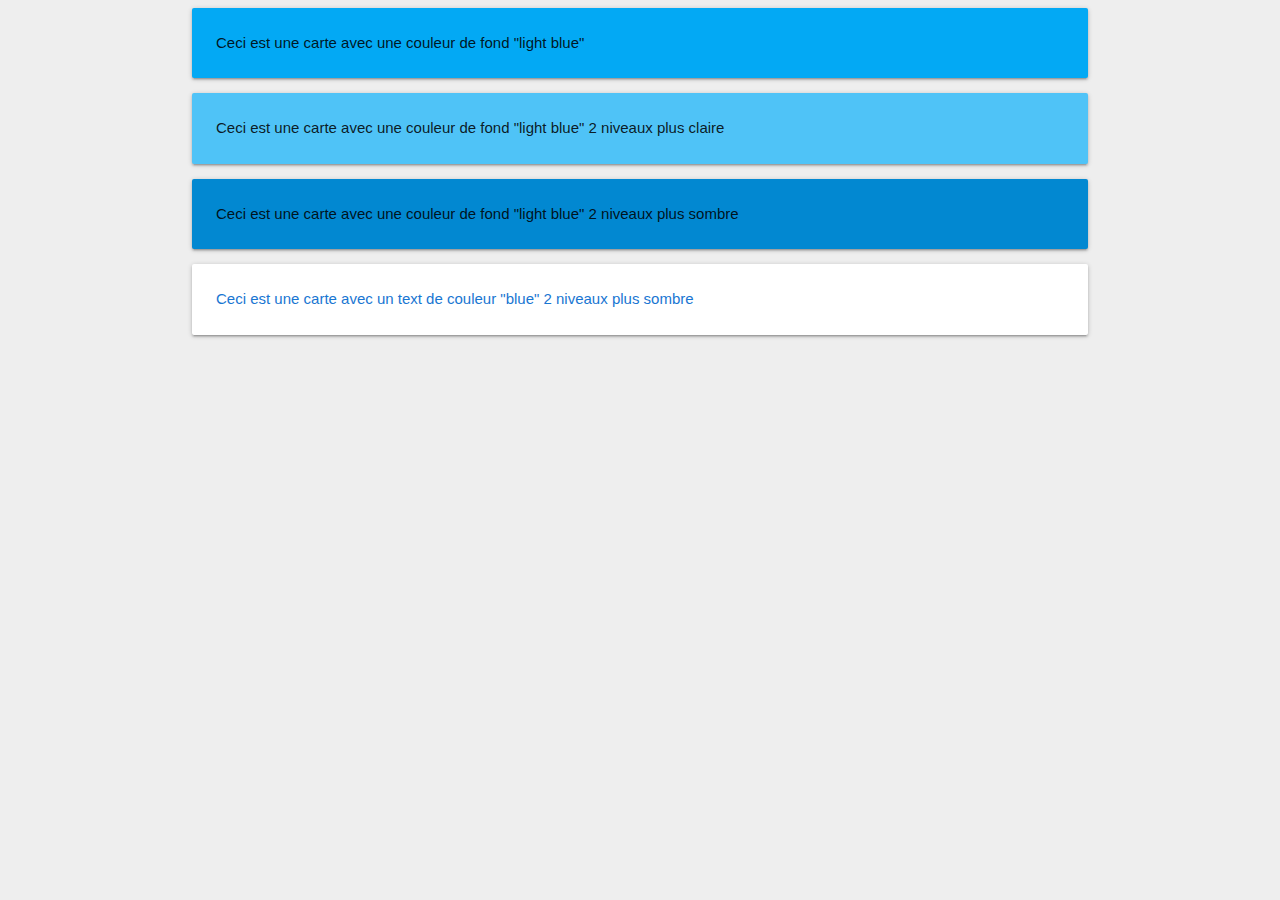
<file: ex01-solution/index.html>
<!--
* TODO (1) Importer le css de materialize "https://materializecss.com/"
* TODO (2) Donner au body une couleur de fond "grey lighten-3"
* TODO (3) Donner a chaque div avec la classe card-panel, la couleur de fond ou de text qui convient
-->
<!DOCTYPE html>
<html>
<head>
  <title>Exercice 01 - Materialize</title>
  <meta charset="utf-8">
  <!-- Materialize: Compiled and minified CSS -->
  <link rel="stylesheet" href="https://cdnjs.cloudflare.com/ajax/libs/materialize/1.0.0/css/materialize.min.css">

</head>

<body class="grey lighten-3">
  <div class="container">
    <div class="card-panel light-blue">Ceci est une carte avec une couleur de fond "light blue"</div>

    <div class="card-panel light-blue lighten-2">Ceci est une carte avec une couleur de fond "light blue" 2 niveaux plus claire</div>

    <div class="card-panel light-blue darken-2">Ceci est une carte avec une couleur de fond "light blue" 2 niveaux plus sombre</div>

    <div class="card-panel blue-text text-darken-2">Ceci est une carte avec un text de couleur "blue" 2 niveaux plus sombre</div>
  </div>
  <!-- Compiled and minified JavaScript -->
  <script src="https://ajax.googleapis.com/ajax/libs/jquery/3.3.1/jquery.min.js"></script>
  <script src="https://cdnjs.cloudflare.com/ajax/libs/materialize/1.0.0/js/materialize.min.js"></script>
</body>
</html>
</file>
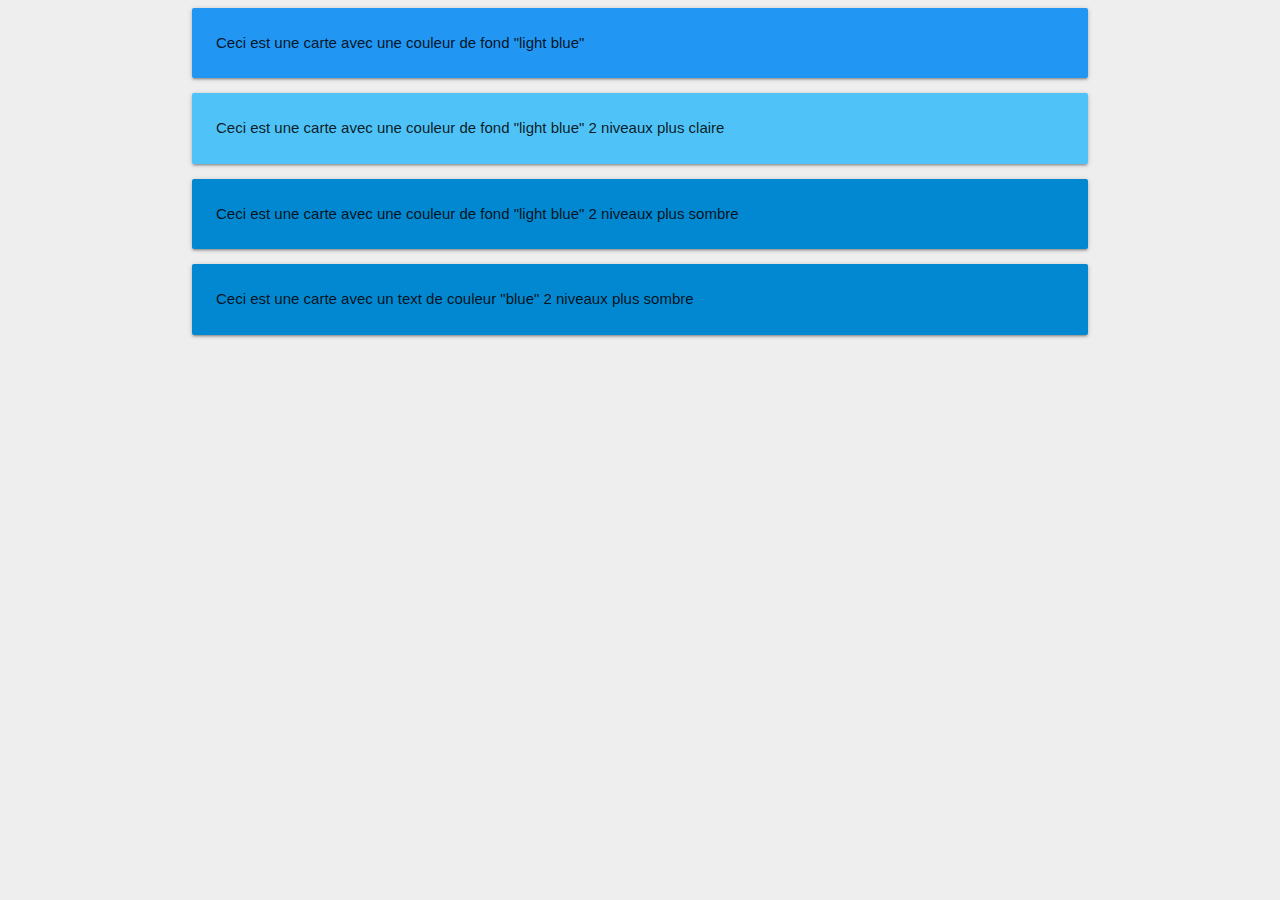
<file: ex01/index.html>
<!--
* TODO (1) Importer le css de materialize "https://materializecss.com/"
* TODO (2) Donner au body une couleur de fond "grey lighten-3"
* TODO (3) Donner a chaque div avec la classe card-panel, la couleur de fond ou de text qui convient
-->
<!DOCTYPE html>
<html>
<head>
  <title>Exercice 02 - Materialize</title>
  <meta charset="utf-8">
   <link rel="stylesheet" href="https://cdnjs.cloudflare.com/ajax/libs/materialize/1.0.0/css/materialize.min.css">
</head>

<body class="grey lighten-3">
  <div class="container">
    <div class="card-panel light blue">Ceci est une carte avec une couleur de fond "light blue"</div>

    <div class="card-panel  light-blue lighten-2">Ceci est une carte avec une couleur de fond "light blue" 2 niveaux plus claire</div>

    <div class="card-panel light-blue darken-2">Ceci est une carte avec une couleur de fond "light blue" 2 niveaux plus sombre</div>

    <div class="card-panel light-blue darken-2">Ceci est une carte avec un text de couleur "blue" 2 niveaux plus sombre</div>
  </div>
</body>
</html>
</file>
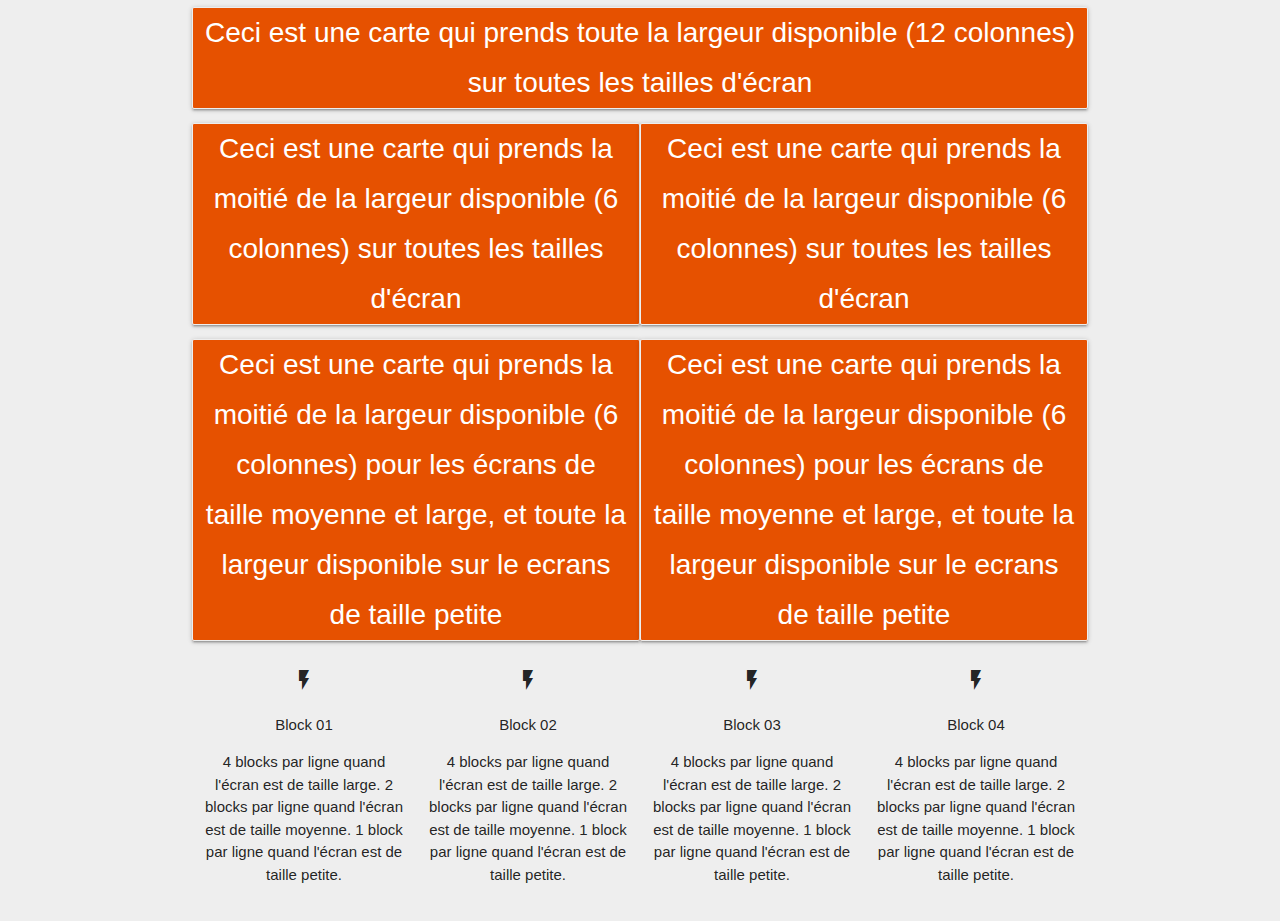
<file: ex02-solution/index.html>
<!--
* TODO (1) Donner a chaque div la taille qui convient qui convient
-->
<!DOCTYPE html>
<html>
<head>
  <title>Exercice 02 - Materialize</title>
  <meta charset="utf-8">

  <link href="https://fonts.googleapis.com/icon?family=Material+Icons" rel="stylesheet">
  <!-- Materialize: Compiled and minified CSS -->
  <link rel="stylesheet" href="https://cdnjs.cloudflare.com/ajax/libs/materialize/1.0.0/css/materialize.min.css">

  <link rel="stylesheet" type="text/css" href="./styles.css">
</head>

<body class="grey lighten-3">
  <div class="container">
    <div class="row">
      <div class="card-panel orange darken-4 white-text col s12">Ceci est une carte qui prends toute la largeur disponible (12 colonnes) sur toutes les tailles d'écran</div>
      <div class="card-panel orange darken-4 white-text col s6">Ceci est une carte qui prends la moitié de la largeur disponible (6 colonnes) sur toutes les tailles d'écran</div>
      <div class="card-panel orange darken-4 white-text col s6">Ceci est une carte qui prends la moitié de la largeur disponible (6 colonnes) sur toutes les tailles d'écran</div>

      <div class="card-panel orange darken-4 white-text col s12 m6">Ceci est une carte qui prends la moitié de la largeur disponible (6 colonnes) pour les écrans de taille moyenne et large, et toute la largeur disponible sur le ecrans de taille petite</div>
      <div class="card-panel orange darken-4 white-text col s12 m6">Ceci est une carte qui prends la moitié de la largeur disponible (6 colonnes) pour les écrans de taille moyenne et large, et toute la largeur disponible sur le ecrans de taille petite</div>
    </div>

    <div class="row">
      <div class="center col s12 m6 l3">
          <i class="material-icons">flash_on</i>
          <p>Block 01</p>
          <p class="light center">4 blocks par ligne quand l'écran est de taille large. 2 blocks par ligne quand l'écran est de taille moyenne. 1 block par ligne quand l'écran est de taille petite.</p>
      </div>
      <div class="center col s12 m6 l3">
          <i class="material-icons">flash_on</i>
          <p>Block 02</p>
          <p class="light center">4 blocks par ligne quand l'écran est de taille large. 2 blocks par ligne quand l'écran est de taille moyenne. 1 block par ligne quand l'écran est de taille petite.</p>
      </div>
      <div class="center col s12 m6 l3">
          <i class="material-icons">flash_on</i>
          <p>Block 03</p>
          <p class="light center">4 blocks par ligne quand l'écran est de taille large. 2 blocks par ligne quand l'écran est de taille moyenne. 1 block par ligne quand l'écran est de taille petite.</p>
      </div>
      <div class="center col s12 m6 l3">
          <i class="material-icons">flash_on</i>
          <p>Block 04</p>
          <p class="light center">4 blocks par ligne quand l'écran est de taille large. 2 blocks par ligne quand l'écran est de taille moyenne. 1 block par ligne quand l'écran est de taille petite.</p>
      </div>
    </div>
  </div>
  <!-- Compiled and minified JavaScript -->
  <script src="https://ajax.googleapis.com/ajax/libs/jquery/3.3.1/jquery.min.js"></script>
  <script src="https://cdnjs.cloudflare.com/ajax/libs/materialize/1.0.0/js/materialize.min.js"></script>
</body>
</html>
</file>
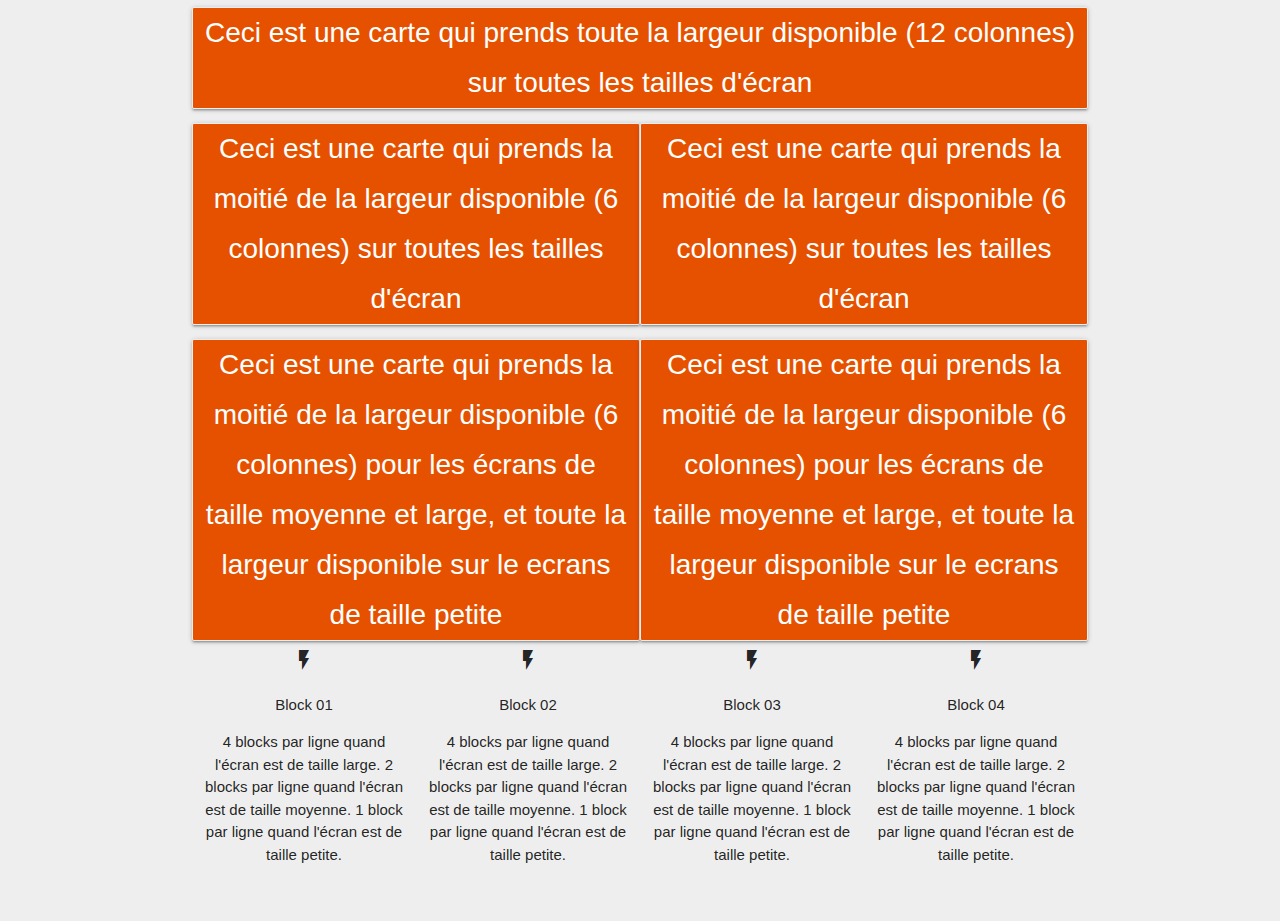
<file: ex02/index.html>
<!--
* TODO (1) Donner a chaque div la taille qui convient qui convient
-->
<!DOCTYPE html>
<html>
<head>
  <title>Exercice 02 - Materialize</title>
  <meta charset="utf-8">

  <link href="https://fonts.googleapis.com/icon?family=Material+Icons" rel="stylesheet">
  <!-- Materialize: Compiled and minified CSS -->
  <link rel="stylesheet" href="https://cdnjs.cloudflare.com/ajax/libs/materialize/1.0.0/css/materialize.min.css">

  <link rel="stylesheet" type="text/css" href="./styles.css">
</head>

<body class="grey lighten-3">
  <div class="container">
    <div class="row">
    <div>
      <div class="col s12 card-panel orange darken-4 white-text">Ceci est une carte qui prends toute la largeur disponible (12 colonnes) sur toutes les tailles d'écran</div>
      <div class="col s6 card-panel orange darken-4 white-text">Ceci est une carte qui prends la moitié de la largeur disponible (6 colonnes) sur toutes les tailles d'écran</div>
      <div class="col s6 card-panel orange darken-4 white-text">Ceci est une carte qui prends la moitié de la largeur disponible (6 colonnes) sur toutes les tailles d'écran</div>

      <div class="col s12 m6 card-panel orange darken-4 white-text">Ceci est une carte qui prends la moitié de la largeur disponible (6 colonnes) pour les écrans de taille moyenne et large, et toute la largeur disponible sur le ecrans de taille petite</div>
      <div class="col s12 m6 card-panel orange darken-4 white-text">Ceci est une carte qui prends la moitié de la largeur disponible (6 colonnes) pour les écrans de taille moyenne et large, et toute la largeur disponible sur le ecrans de taille petite</div>
    </div>

    <div class="row">
      <div class="col l3 m6 s12 center">
          <i class="material-icons">flash_on</i>
          <p>Block 01</p>
          <p class="light center">4 blocks par ligne quand l'écran est de taille large. 2 blocks par ligne quand l'écran est de taille moyenne. 1 block par ligne quand l'écran est de taille petite.</p>
      </div>
      <div class="col l3 m6 s12 center">
          <i class="material-icons">flash_on</i>
          <p>Block 02</p>
          <p class="light center">4 blocks par ligne quand l'écran est de taille large. 2 blocks par ligne quand l'écran est de taille moyenne. 1 block par ligne quand l'écran est de taille petite.</p>
      </div>
      <div class="col l3 m6 s12 center">
          <i class="material-icons">flash_on</i>
          <p>Block 03</p>
          <p class="light center">4 blocks par ligne quand l'écran est de taille large. 2 blocks par ligne quand l'écran est de taille moyenne. 1 block par ligne quand l'écran est de taille petite.</p>
      </div>
      <div class="col l3 m6 s12 center">
          <i class="material-icons">flash_on</i>
          <p>Block 04</p>
          <p class="light center">4 blocks par ligne quand l'écran est de taille large. 2 blocks par ligne quand l'écran est de taille moyenne. 1 block par ligne quand l'écran est de taille petite.</p>
      </div>
    </div>
  </div>
  <!-- Compiled and minified JavaScript -->
  <script src="https://ajax.googleapis.com/ajax/libs/jquery/3.3.1/jquery.min.js"></script>
  <script src="https://cdnjs.cloudflare.com/ajax/libs/materialize/1.0.0/js/materialize.min.js"></script>
</body>
</html>
</file>
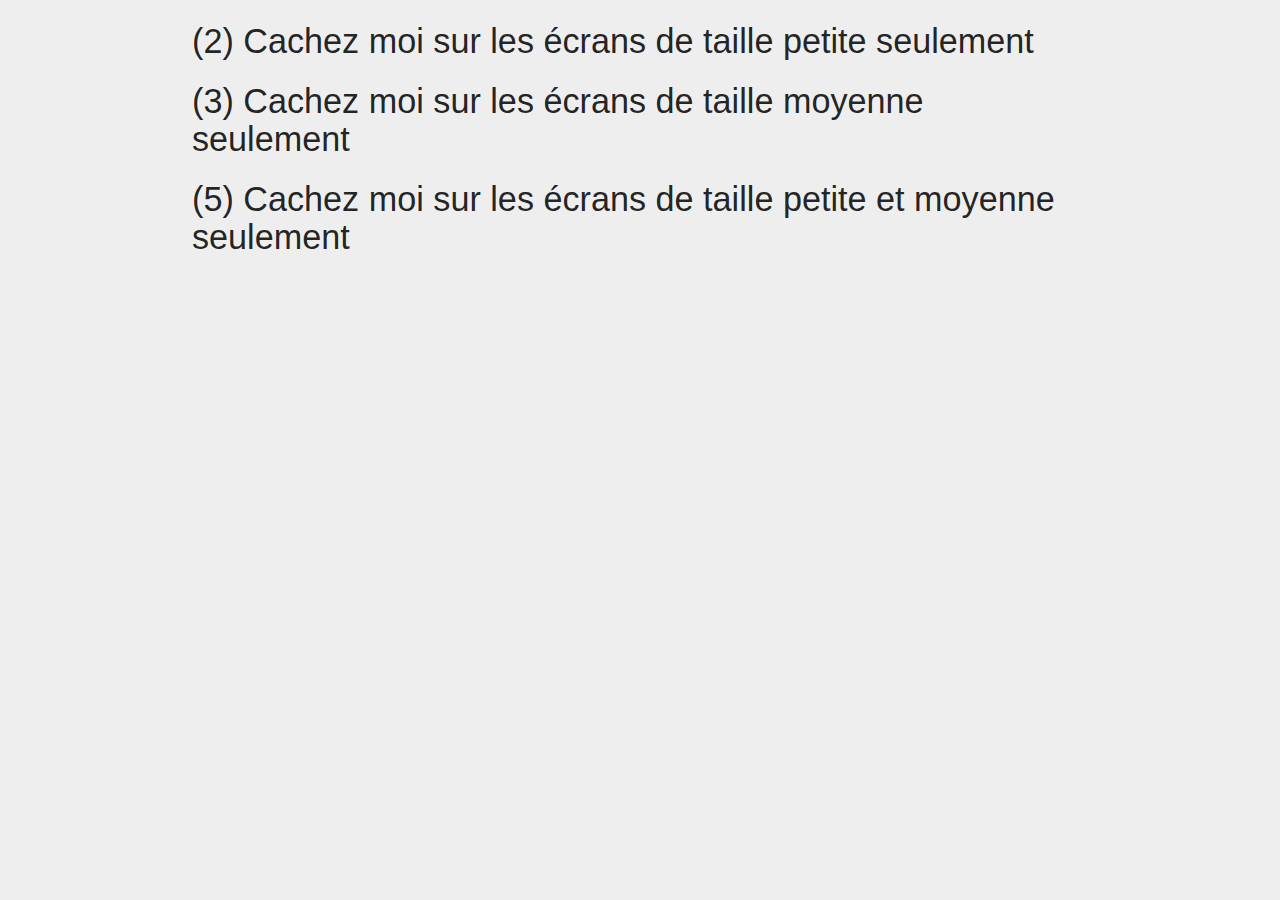
<file: ex03-solution/index.html>
<!--
* TODO (1) Cacher les titres comme indiqué dans leur text
-->
<!DOCTYPE html>
<html>
<head>
  <title>Exercice 03 - Materialize</title>
  <meta charset="utf-8">
  <!-- Materialize: Compiled and minified CSS -->
  <link rel="stylesheet" href="https://cdnjs.cloudflare.com/ajax/libs/materialize/1.0.0/css/materialize.min.css">

</head>

<body class="grey lighten-3">
  <div class="container">
    <h4 class="hide">(1) Cachez moi sur toutes les tailles d'écran</h4>
    <h4 class="hide-on-small-only">(2) Cachez moi sur les écrans de taille petite seulement</h4>
    <h4 class="hide-on-med-only">(3) Cachez moi sur les écrans de taille moyenne seulement</h4>
    <h4 class="hide-on-large-only">(4) Cachez moi sur les écrans de taille large seulement</h4>
    <h4 class="hide-on-med-and-down">(5) Cachez moi sur les écrans de taille petite et moyenne seulement</h4>
    <h4 class="hide-on-med-and-up">(6) Cachez moi sur les écrans de taille moyenne et large seulement</h4>
  </div>
  <!-- Compiled and minified JavaScript -->
  <script src="https://ajax.googleapis.com/ajax/libs/jquery/3.3.1/jquery.min.js"></script>
  <script src="https://cdnjs.cloudflare.com/ajax/libs/materialize/1.0.0/js/materialize.min.js"></script>
</body>
</html>
</file>
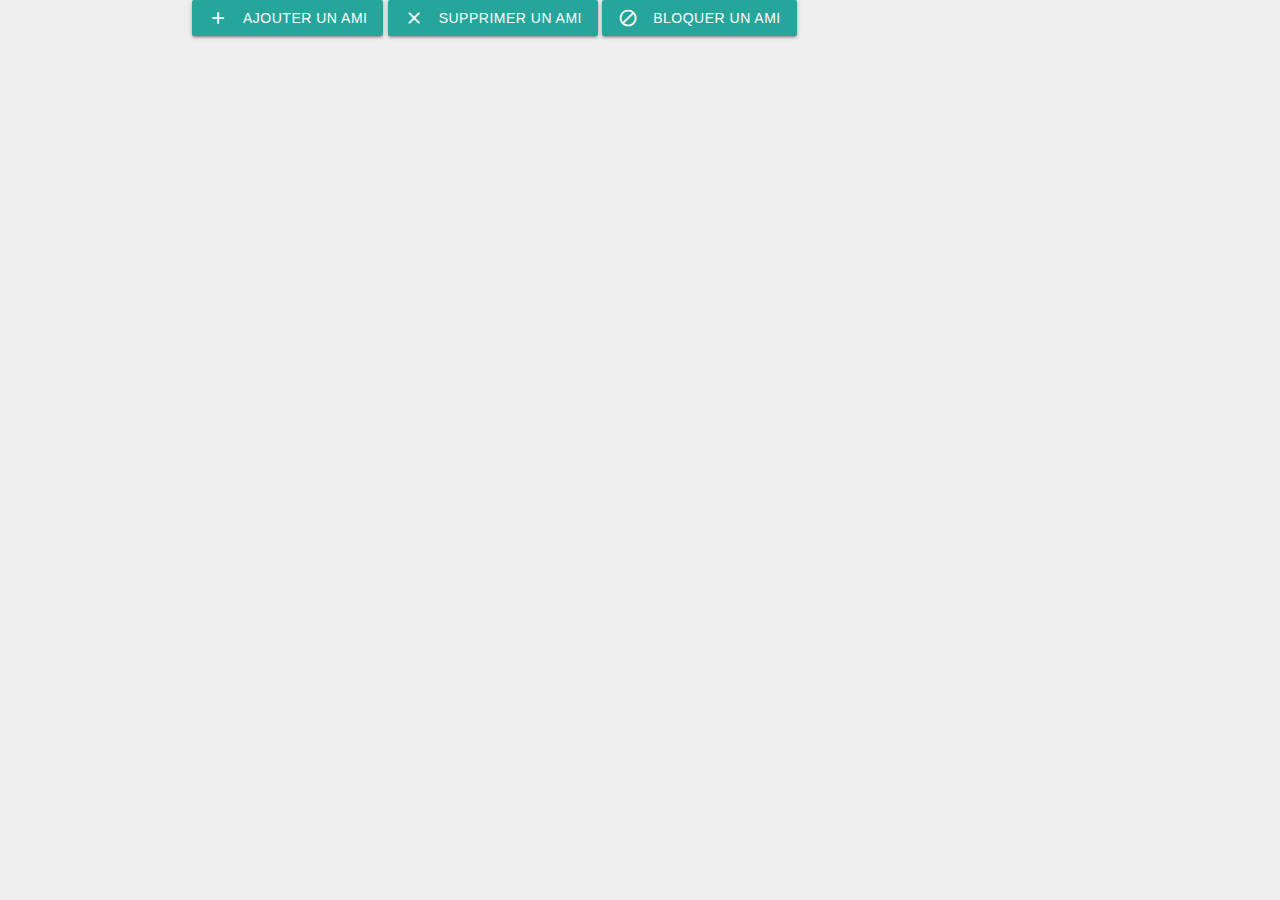
<file: ex04-solution/index.html>
<!--
* TODO (1) Importer google fonts
* TODO (2) Donner pour chaque lien <a>, les classes Materialize pour les transformer en boutton avec un effet de "wave" lors du clique.
* TODO (3) Donner pour chaque boutton l'icon qui convient selon vous.
-->
<!DOCTYPE html>
<html>
<head>
  <title>Exercice 04 - Materialize</title>
  <meta charset="utf-8">

  <!--Import Google Icon Font-->
  <link href="https://fonts.googleapis.com/icon?family=Material+Icons" rel="stylesheet">
  <!-- Materialize: Compiled and minified CSS -->
  <link rel="stylesheet" href="https://cdnjs.cloudflare.com/ajax/libs/materialize/1.0.0/css/materialize.min.css">

</head>

<body class="grey lighten-3">
  <div class="container">
      <a href="#" class="waves-effect waves-light btn"><i class="material-icons left">add</i>Ajouter un Ami</a>
      <a href="#" class="waves-effect waves-light btn"><i class="material-icons left">clear</i>Supprimer un Ami</a>
      <a href="#" class="waves-effect waves-light btn"><i class="material-icons left">block</i>Bloquer un Ami</a>
  </div>
  <!-- Compiled and minified JavaScript -->
  <script src="https://ajax.googleapis.com/ajax/libs/jquery/3.3.1/jquery.min.js"></script>
  <script src="https://cdnjs.cloudflare.com/ajax/libs/materialize/1.0.0/js/materialize.min.js"></script>
</body>
</html>
</file>
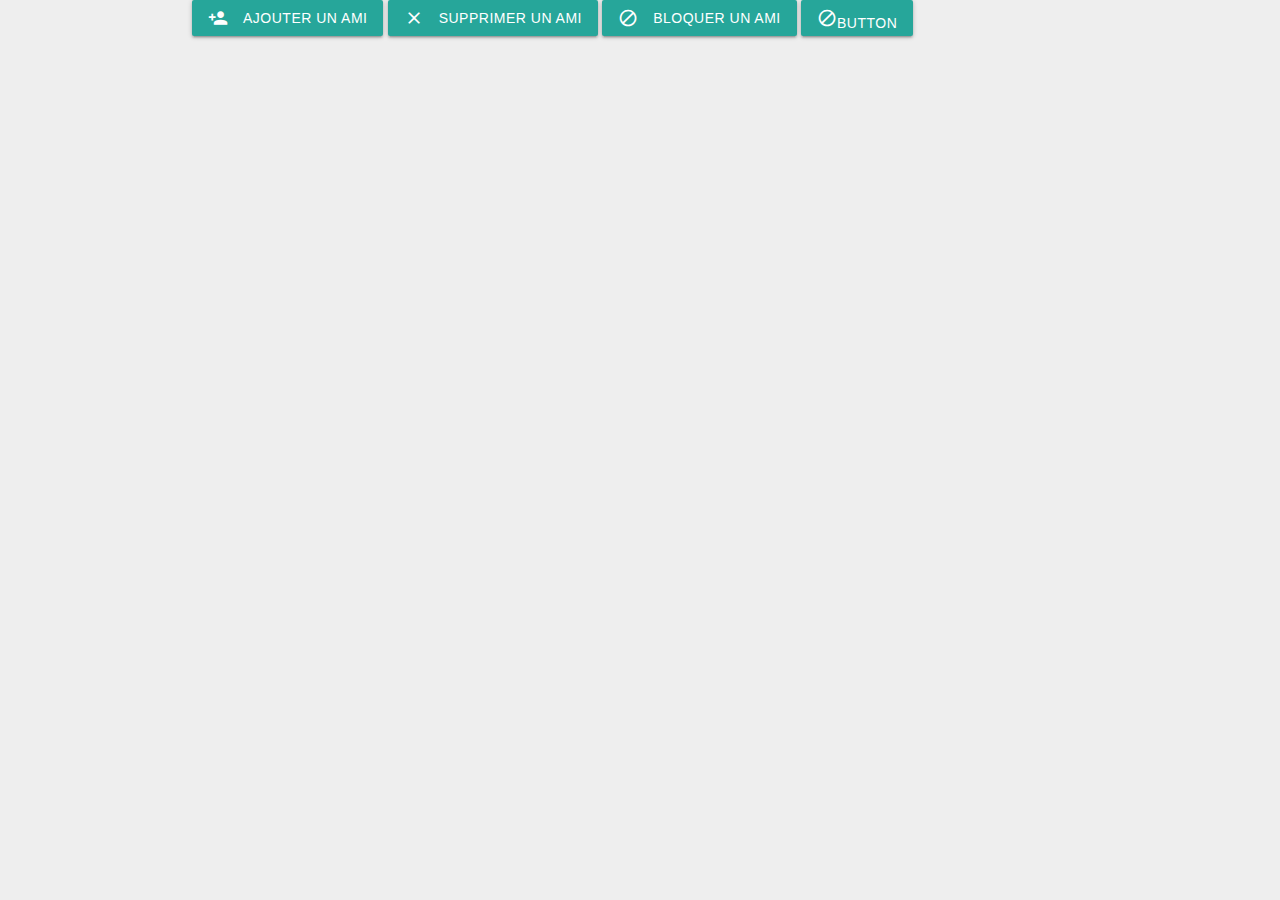
<file: ex04/index.html>
<!--
* TODO (1) Importer google fonts
* TODO (2) Donner pour chaque lien <a>, les classes Materialize pour les transformer en boutton avec un effet de "wave" lors du clique.
* TODO (3) Donner pour chaque boutton l'icon qui convient selon vous.
-->
<!DOCTYPE html>
<html>
<head>
  <title>Exercice 04 - Materialize</title>
  <meta charset="utf-8">
  <!-- Materialize: Compiled and minified CSS -->
  <link rel="stylesheet" href="https://cdnjs.cloudflare.com/ajax/libs/materialize/1.0.0/css/materialize.min.css">
  <link href="https://fonts.googleapis.com/icon?family=Material+Icons"
      rel="stylesheet">
</head>

<body class="grey lighten-3">
  <div class="container">
     <div class="wave">
      <a href="#" class="waves-effect waves-light btn"><i class="material-icons left ">person_add</i>Ajouter un Ami</a>
      <a href="#" class="waves-effect waves-light btn" ><i class="material-icons left">clear</i> Supprimer un Ami</a>
       
       <a href="#" class="waves-effect waves-light btn" ><i class="material-icons left">block</i>Bloquer un Ami</a>
       <a href="#" class="waves-effect waves-light btn"><i class="material-icons">block</i>button</a>
  </div>
  <!-- Compiled and minified JavaScript -->
  <script src="https://ajax.googleapis.com/ajax/libs/jquery/3.3.1/jquery.min.js"></script>
  <script src="https://cdnjs.cloudflare.com/ajax/libs/materialize/1.0.0/js/materialize.min.js"></script>
</body>
</html>
</file>
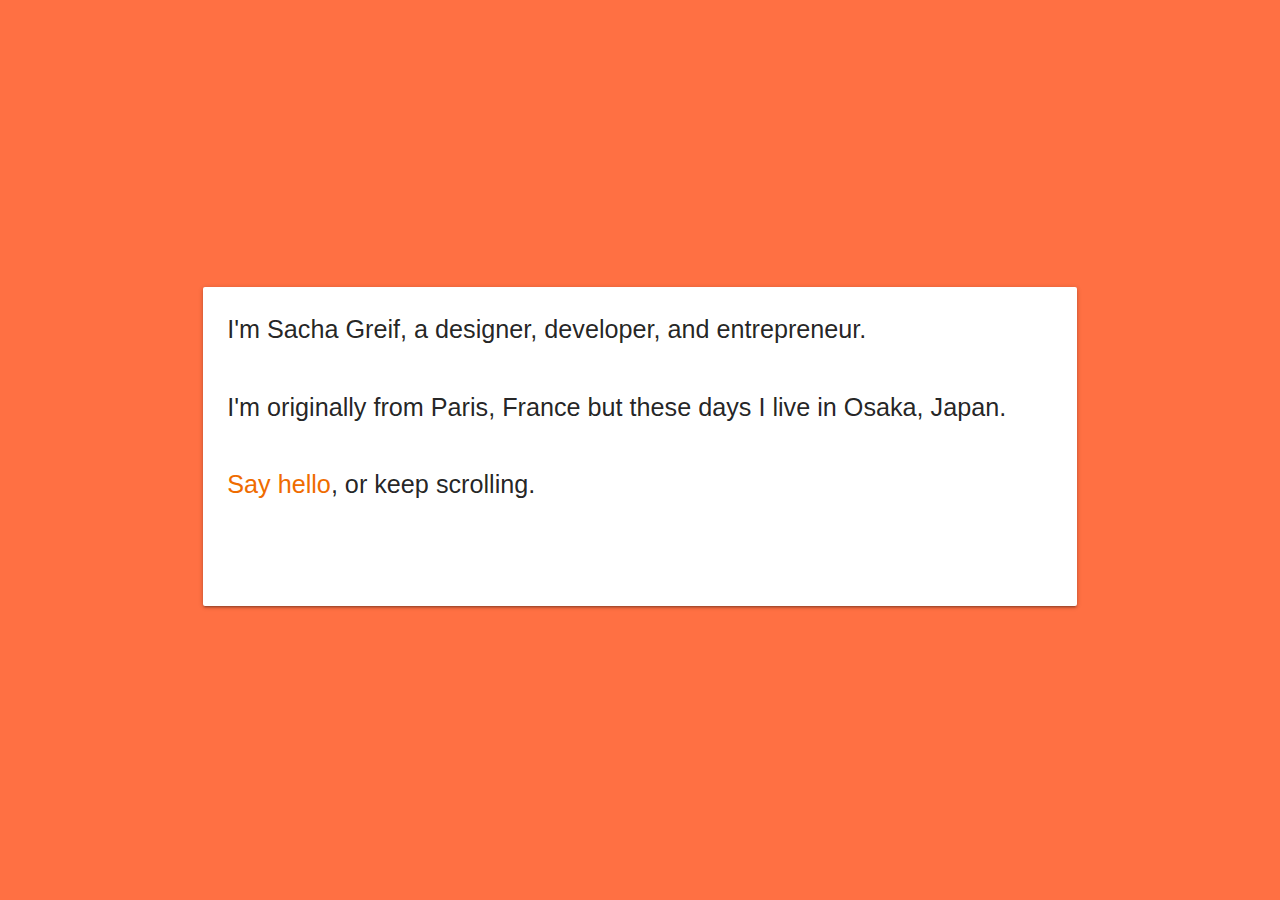
<file: ex06-solution/index.html>
<!--
* TODO (1) On veut copier (en partie) le site de "http://sachagreif.com/". Mettez les paragraphs et la liste des social-icons dans une carte (card)
-->
<!DOCTYPE html>
<html>
<head>
  <title>Personal Website</title>
  <meta charset="utf-8">

  <!--Import Google Icon Font-->
  <link href="https://fonts.googleapis.com/icon?family=Material+Icons" rel="stylesheet">
  <!-- Social media Font -->
  <link rel="stylesheet" href="https://d1azc1qln24ryf.cloudfront.net/114779/Socicon/style-cf.css?9ukd8d">

  <!-- Materialize: Compiled and minified CSS -->
  <link rel="stylesheet" href="https://cdnjs.cloudflare.com/ajax/libs/materialize/1.0.0/css/materialize.min.css">

  <link rel="stylesheet" type="text/css" href="./styles.css">

  <!--Let browser know website is optimized for mobile-->
  <meta name="viewport" content="width=device-width, initial-scale=1.0"/>
</head>

<body class="panel deep-orange lighten-1">
  <div class="container">
  <div class="row valign-wrapper">
    <div class="col s12 valign">
      <div class="card">
        <div class="card-content">
          <p class="flow-text">I'm <strong>Sacha Greif</strong>, a designer, developer, and entrepreneur.</p>

          <p class="flow-text">I'm originally from Paris, France but these days I live in Osaka, Japan.</p>

          <p class="flow-text"><a href="#" class="orange-text text-darken-3">Say hello</a>, or keep scrolling.</p>

          <ul class="social-icons center">
            <li><a href="#" class="pure-button button-socicon"><span class="socicon socicon-facebook grey-text text-darken-4"></span></a></li>
            <li><a href="#" class="pure-button button-socicon"><span class="socicon socicon-twitter grey-text text-darken-4"></span></a></li>
            <li><a href="#" class="pure-button button-socicon"><span class="socicon socicon-linkedin grey-text text-darken-4"></span></a></li>
            <li><a href="#" class="pure-button button-socicon"><span class="socicon socicon-dribbble grey-text text-darken-4"></span></a></li>
            <li><a href="#" class="pure-button button-socicon"><span class="socicon socicon-instagram grey-text text-darken-4"></span></a></li>
          </ul>
        </div>
      </div>
    </div>
  </div>
</div>
  <!-- Compiled and minified JavaScript -->
  <script src="https://ajax.googleapis.com/ajax/libs/jquery/3.3.1/jquery.min.js"></script>
  <script src="https://cdnjs.cloudflare.com/ajax/libs/materialize/1.0.0/js/materialize.min.js"></script>
</body>
</html>
</file>
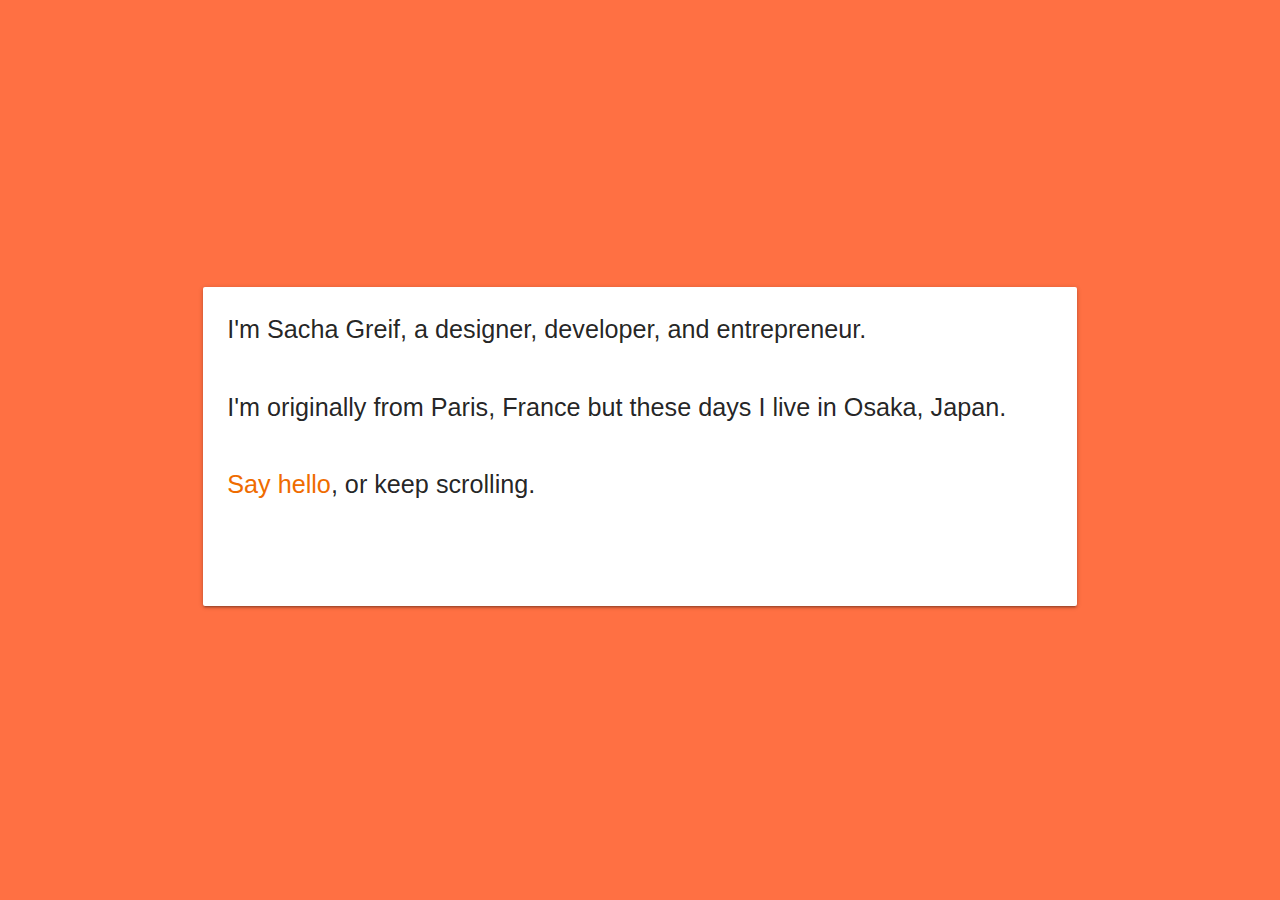
<file: ex06/index.html>
<!--
* TODO (1) On veut copier (en partie) le site de "http://sachagreif.com/". Mettez les paragraphs et la liste des social-icons dans une carte (card)
-->
<!DOCTYPE html>
<html>
<head>
  <title>Personal Website</title>
  <meta charset="utf-8">

  <!--Import Google Icon Font-->
  <link href="https://fonts.googleapis.com/icon?family=Material+Icons" rel="stylesheet">
  <!-- Social media Font -->
  <link rel="stylesheet" href="https://d1azc1qln24ryf.cloudfront.net/114779/Socicon/style-cf.css?9ukd8d">

  <!-- Materialize: Compiled and minified CSS -->
  <link rel="stylesheet" href="https://cdnjs.cloudflare.com/ajax/libs/materialize/1.0.0/css/materialize.min.css">

  <link rel="stylesheet" type="text/css" href="./styles.css">

  <!--Let browser know website is optimized for mobile-->
  <meta name="viewport" content="width=device-width, initial-scale=1.0"/>
</head>

<body class="panel deep-orange lighten-1">
  <div class="container">
  <div class="row valign-wrapper">
    <div class="col s12 valign">

     <div class="card">
        <div class="card-content">
          <p class="flow-text">I'm <strong>Sacha Greif</strong>, a designer, developer, and entrepreneur.</p>

          <p class="flow-text">I'm originally from Paris, France but these days I live in Osaka, Japan.</p>

          <p class="flow-text"><a href="#" class="orange-text text-darken-3">Say hello</a>, or keep scrolling.</p>

          <ul class="social-icons center">
            <li><a href="#" class="pure-button button-socicon"><span class="socicon socicon-facebook grey-text text-darken-4"></span></a></li>
            <li><a href="#" class="pure-button button-socicon"><span class="socicon socicon-twitter grey-text text-darken-4"></span></a></li>
            <li><a href="#" class="pure-button button-socicon"><span class="socicon socicon-linkedin grey-text text-darken-4"></span></a></li>
            <li><a href="#" class="pure-button button-socicon"><span class="socicon socicon-dribbble grey-text text-darken-4"></span></a></li>
            <li><a href="#" class="pure-button button-socicon"><span class="socicon socicon-instagram grey-text text-darken-4"></span></a></li>
          </ul>
        </div>
      </div>
    </div>
  </div>
</div>
  <!-- Compiled and minified JavaScript -->
  <script src="https://ajax.googleapis.com/ajax/libs/jquery/3.3.1/jquery.min.js"></script>
  <script src="https://cdnjs.cloudflare.com/ajax/libs/materialize/1.0.0/js/materialize.min.js"></script>
</body>
</html>
</file>
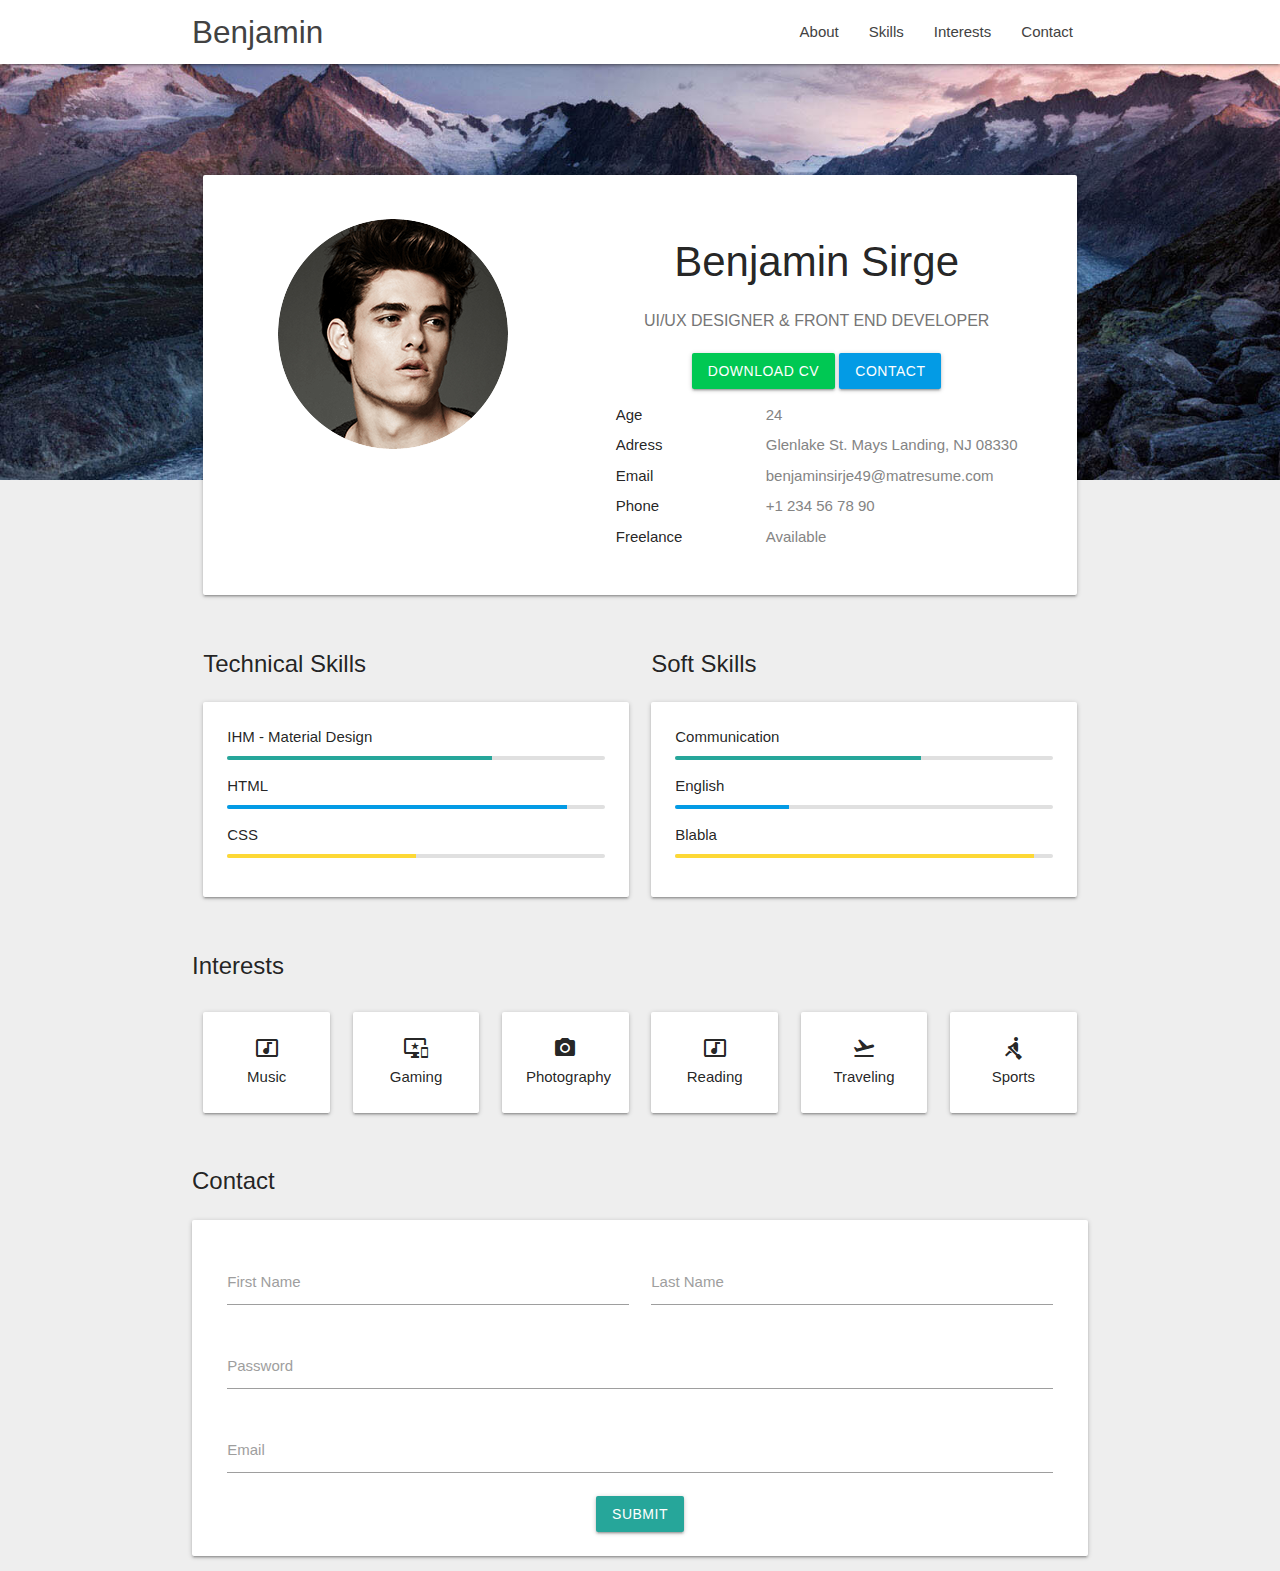
<file: ex07-solution/index.html>
<!DOCTYPE html>
<html>
<head>
  <title>Personal Website</title>
  <meta charset="utf-8">

  <!--Import Google Icon Font-->
  <link href="https://fonts.googleapis.com/icon?family=Material+Icons" rel="stylesheet">
  <!-- Social media Font -->
  <link rel="stylesheet" href="https://d1azc1qln24ryf.cloudfront.net/114779/Socicon/style-cf.css?9ukd8d">

  <!-- Materialize: Compiled and minified CSS -->
  <link rel="stylesheet" href="https://cdnjs.cloudflare.com/ajax/libs/materialize/1.0.0/css/materialize.min.css">

  <link rel="stylesheet" type="text/css" href="./styles.css">

  <!--Let browser know website is optimized for mobile-->
  <meta name="viewport" content="width=device-width, initial-scale=1.0"/>
</head>

<body class="grey lighten-3">
  <header>
    <div class="header-bg"></div>
    <nav class="nav-wraper white">
      <div class="container">

        <a href="#" class="brand-logo grey-text text-darken-3">Benjamin</a>
        <a href="#" class="sidenav-trigger grey-text text-darken-3">
          <i class="material-icons">menu</i>
        </a>
        <ul id="nav-mobile" class="right hide-on-med-and-down">
          <li><a class="grey-text text-darken-3" href="#about">About</a></li>
          <li ><a class="grey-text text-darken-3" href="#skills">Skills</a></li>
          <li ><a class="grey-text text-darken-3" href="#interests">Interests</a></li>
          <li ><a class="grey-text text-darken-3" href="#contact">Contact</a></li>
        </ul>
      <div>
    </nav>
  </header>

  <div class="container" id="wrapper">
    <!-- first card with personal info -->
    <div class="row">
      <div class="col s12">
        <div class="card">
          <div class="card-content ">
            <div class="row ">
              <div class="col s12 l5 center">
                <img class="avatar" src="./images/avatar.png">
                <ul class="social-icons">
                  <li><a href="#" class="pure-button button-socicon"><span class="socicon socicon-facebook grey-text text-darken-1"></span></a></li>
                  <li><a href="#" class="pure-button button-socicon"><span class="socicon socicon-twitter grey-text text-darken-1"></span></a></li>
                  <li><a href="#" class="pure-button button-socicon"><span class="socicon socicon-linkedin grey-text text-darken-1"></span></a></li>
                  <li><a href="#" class="pure-button button-socicon"><span class="socicon socicon-dribbble grey-text text-darken-1"></span></a></li>
                  <li><a href="#" class="pure-button button-socicon"><span class="socicon socicon-instagram grey-text text-darken-1"></span></a></li>
                </ul>
              </div>
              <div class="col s12 l7 info center">
                <h1 id="about" class="scrollspy">Benjamin Sirge</h1>
                <p class="grey-text text-darken-1">UI/UX Designer & Front end developer</p>
                <div>
                  <a class="waves-effect waves-light btn green accent-4">DOWNLOAD CV</a>
                  <a class="waves-effect waves-light btn light-blue darken-1">CONTACT</a>
                </div>
                <ul>
                  <li><span class="profile-title">Age</span><span class="profile-desc">24</span></li>
                  <li><span class="profile-title">Adress</span><span class="profile-desc">Glenlake St. Mays Landing, NJ 08330</span></li>
                  <li><span class="profile-title">Email</span><span class="profile-desc">benjaminsirje49@matresume.com</span></li>
                  <li><span class="profile-title">Phone</span><span class="profile-desc">+1 234 56 78 90</span></li>
                  <li><span class="profile-title">Freelance</span><span class="profile-desc">Available</span></li>
                </ul>
              </div>
            </div>
          </div>
        </div>
      </div>
    </div>

    <!-- Skills -->
    <div class="row">
      <div class="col s12 l6">
        <h2 id="skills" class="scrollspy">Technical Skills</h2>
        <div class="card">
          <div class="card-content">

              <div>IHM - Material Design</div>
              <div class="progress grey lighten-2">
                  <div class="determinate" style="width: 70%"></div>
              </div>

              <div>HTML</div>
              <div class="progress grey lighten-2">
                  <div class="determinate light-blue darken-1" style="width: 90%"></div>
              </div>

              <div>CSS</div>
              <div class="progress grey lighten-2">
                  <div class="determinate yellow darken-1" style="width: 50%"></div>
              </div>

          </div>
        </div>
      </div>


      <div class="col s12 l6">
        <h2 class="scrollspy">Soft Skills</h2>
        <div class="card">
          <div class="card-content">

            <div>Communication</div>
            <div class="progress grey lighten-2">
                <div class="determinate" style="width: 65%"></div>
            </div>

            <div>English</div>
            <div class="progress grey lighten-2">
                <div class="determinate light-blue darken-1" style="width: 30%"></div>
            </div>

            <div>Blabla</div>
            <div class="progress grey lighten-2">
                <div class="determinate yellow darken-1" style="width: 95%"></div>
            </div>

          </div>
        </div>
      </div>
    </div>

    <h2 id="interests" class="  scrollspy">Interests</h2>
    <div class="row interests">
      <div class="col s6 m4 l2">
        <div class="card">
          <div class="card-content center">
            <div><i class="material-icons">music_video</i></div>
            <div>Music</div>
          </div>
        </div>
      </div>

      <div class="col s6 m4 l2">
        <div class="card">
          <div class="card-content center">
            <div><i class="material-icons">important_devices</i></div>
            <div>Gaming</div>
          </div>
        </div>
      </div>

      <div class="col s6 m4 l2">
        <div class="card">
          <div class="card-content center">
            <div><i class="material-icons">photo_camera</i></div>
            <div>Photography</div>
          </div>
        </div>
      </div>

      <div class="col s6 m4 l2">
        <div class="card">
          <div class="card-content center">
            <div><i class="material-icons">music_video</i></div>
            <div>Reading</div>
          </div>
        </div>
      </div>
      <div class="col s6 m4 l2">
        <div class="card">
          <div class="card-content center">
            <div><i class="material-icons">flight_takeoff</i></div>
            <div>Traveling</div>
          </div>
        </div>
      </div>

      <div class="col s6 m4 l2">
        <div class="card">
          <div class="card-content center">
            <div><i class="material-icons">rowing</i></div>
            <div>Sports</div>
          </div>
        </div>
      </div>
    </div>



    <h2 id="contact" class="  scrollspy">Contact</h2>
    <div class="card">
      <div class="card-content center">
        <div class="row">
          <form class="col s12">
            <div class="row">
              <div class="input-field col s6">
                <input id="first_name" type="text" class="validate">
                <label for="first_name">First Name</label>
              </div>
              <div class="input-field col s6">
                <input id="last_name" type="text" class="validate">
                <label for="last_name">Last Name</label>
              </div>
            </div>
            <div class="row">
              <div class="input-field col s12">
                <input id="password" type="password" class="validate">
                <label for="password">Password</label>
              </div>
            </div>
            <div class="row">
              <div class="input-field col s12">
                <input id="email" type="email" class="validate">
                <label for="email">Email</label>
              </div>
            </div>
          </form>
        </div>
        <a class="waves-effect waves-light btn ">Submit</a>
      </div>
    </div>
  </div>
  <!-- Compiled and minified JavaScript -->
  <script src="https://ajax.googleapis.com/ajax/libs/jquery/3.3.1/jquery.min.js"></script>
  <script src="https://cdnjs.cloudflare.com/ajax/libs/materialize/1.0.0/js/materialize.min.js"></script>
  <script>
    $(document).ready(function(){
      $('.scrollspy').scrollSpy();
    });
  </script>
</body>
</html>
</file>
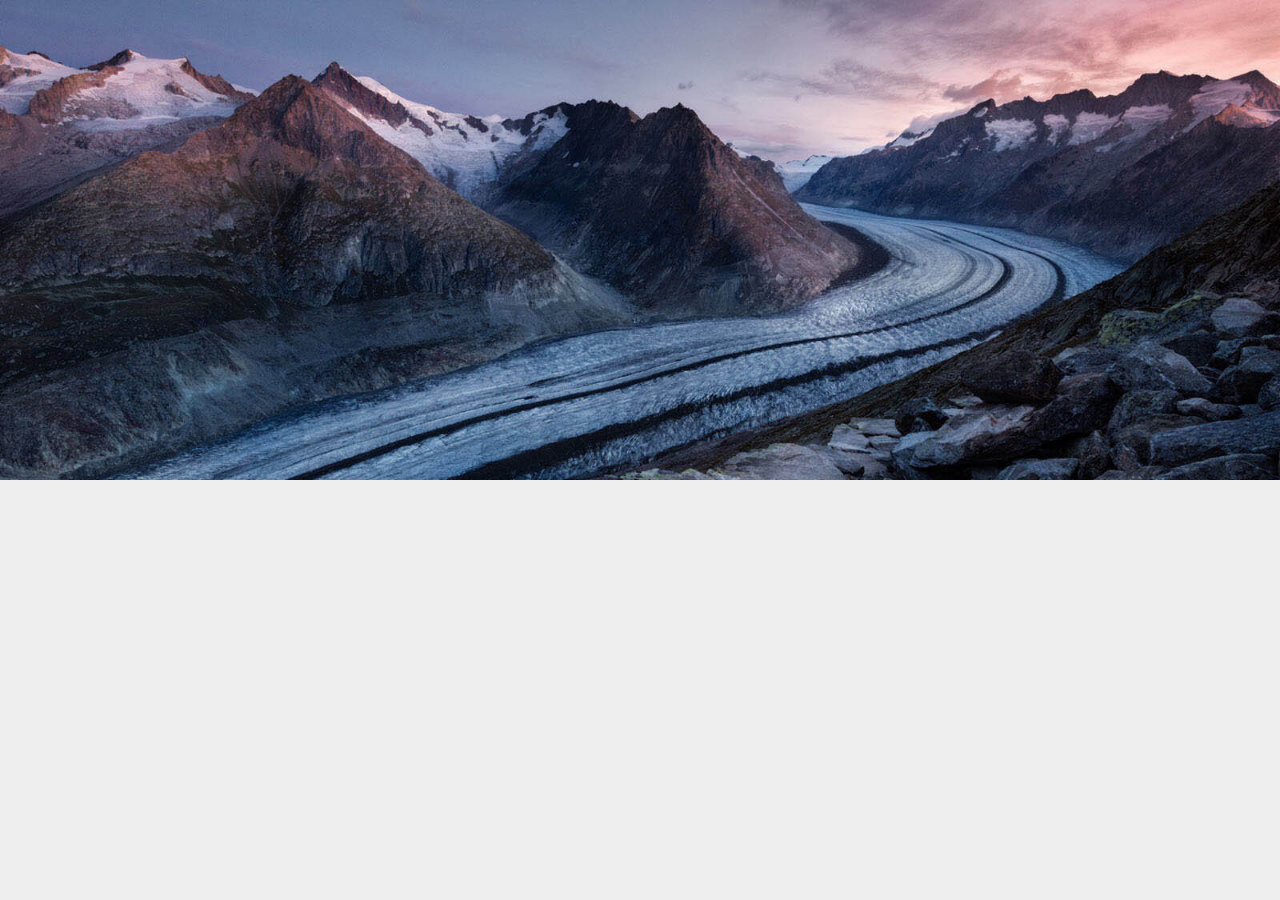
<file: ex07/index.html>
<!--
* TODO (1) Essayez de reproduire le style du siteweb: "https://hencework.com/theme/matresume/". N'hesitez pas a voir la solution pour vous en inspirer.
-->
<!DOCTYPE html>
<html>
<head>
  <title>Personal Website</title>
  <meta charset="utf-8">

  <!--Import Google Icon Font-->
  <link href="https://fonts.googleapis.com/icon?family=Material+Icons" rel="stylesheet">
  <!-- Social media Font -->
  <link rel="stylesheet" href="https://d1azc1qln24ryf.cloudfront.net/114779/Socicon/style-cf.css?9ukd8d">

  <!-- Materialize: Compiled and minified CSS -->
  <link rel="stylesheet" href="https://cdnjs.cloudflare.com/ajax/libs/materialize/1.0.0/css/materialize.min.css">

  <link rel="stylesheet" type="text/css" href="./styles.css">

  <!--Let browser know website is optimized for mobile-->
  <meta name="viewport" content="width=device-width, initial-scale=1.0"/>
</head>

<body class="grey lighten-3">
  <header>
    <div class="header-bg"></div>
    <!-- Menu navigation ici -->

  </header>

  <div class="container" id="wrapper">
    <!-- first card with personal info -->

    <!-- Skills -->

    <!-- Interests -->

    <!-- contact -->

  </div>


  <!-- Compiled and minified JavaScript -->
  <script src="https://ajax.googleapis.com/ajax/libs/jquery/3.3.1/jquery.min.js"></script>
  <script src="https://cdnjs.cloudflare.com/ajax/libs/materialize/1.0.0/js/materialize.min.js"></script>
  <script>
    $(document).ready(function(){
      $('.scrollspy').scrollSpy();
    });
  </script>
</body>
</html>
</file>
<file: ex02-solution/styles.css>
.card-panel {
  border: 1px solid #eee;
  margin: 7px 0;
  text-align: center;
  line-height: 50px;
  font-size: 28px;
  background-color: tomato;
  color: white;
  padding: 0;
  font-weight: 100;
}
</file>
<file: ex02/styles.css>
.card-panel {
  border: 1px solid #eee;
  margin: 7px 0;
  text-align: center;
  line-height: 50px;
  font-size: 28px;
  background-color: tomato;
  color: white;
  padding: 0;
  font-weight: 100;
}
</file>
<file: ex06-solution/styles.css>
.container .row {
  min-height: 100vh;
  margin-bottom: 0px;
}

p.flow-text {
  margin-bottom: 40px !important;
  text-align: justify;
}
p.flow-text:last-child {
  margin-bottom: 0px !important;
}


.social-icons li {
  display: inline-block;
  padding: 0px 9px;
  font-size: 30px;
  line-height: 30px;
}
</file>
<file: ex06/styles.css>
.container .row {
  min-height: 100vh;
  margin-bottom: 0px;
}

p.flow-text {
  margin-bottom: 40px !important;
  text-align: justify;
}
p.flow-text:last-child {
  margin-bottom: 0px !important;
}


.social-icons li {
  display: inline-block;
  padding: 0px 9px;
  font-size: 30px;
  line-height: 30px;
}
</file>
<file: ex07-solution/styles.css>
header {
  min-height: 127px;
  margin-bottom: 40px;
}
.header-bg {
  position: absolute;
  top: 0;
  left: 0;
  right: 0;
  z-index: -1;
  background-size: cover;
  background-color: #242843;
  background-repeat: no-repeat;
  background-position: center;
  background-image: url(./images/bg.jpg);
  height: 480px;
}

#wrapper {
  max-width: 970px;
}
.profile-title {
  display: inline-block;
  width: 150px;
  margin-bottom: 8px;
}

.profile-desc {
  display: inline-block;
  color: #848484;
  margin-bottom: 8px;
}

.social-icons li {
  display: inline-block;
  padding: 0px 9px;
}

.row {
  margin-bottom: 0px;
}

img.avatar {
  margin-top: 20px;
}

.info ul {
  display: inline-block;
  text-align: left;
}

h1 {
  font-size: 42px;
  line-height: 42px;
}

h2 {
  font-size: 24px;
  line-height: 35px;
}
.info p {
  font-size: 16px;
  line-height: 25px;
  font-weight: 500;
  text-transform: uppercase;
  margin-bottom: 20px !important;
}

.interests > div {
  padding: 0px 5px;
}
</file>
<file: ex07/styles.css>
header {
  min-height: 127px;
  margin-bottom: 40px;
}
.header-bg {
  position: absolute;
  top: 0;
  left: 0;
  right: 0;
  z-index: -1;
  background-size: cover;
  background-color: #242843;
  background-repeat: no-repeat;
  background-position: center;
  background-image: url(./images/bg.jpg);
  height: 480px;
}

#wrapper {
  max-width: 970px;
}
.profile-title {
  display: inline-block;
  width: 150px;
  margin-bottom: 8px;
}

.profile-desc {
  display: inline-block;
  color: #848484;
  margin-bottom: 8px;
}

.social-icons li {
  display: inline-block;
  padding: 0px 9px;
}

.row {
  margin-bottom: 0px;
}

img.avatar {
  margin-top: 20px;
}

.info ul {
  display: inline-block;
  text-align: left;
}

h1 {
  font-size: 42px;
  line-height: 42px;
}

h2 {
  font-size: 24px;
  line-height: 35px;
}
.info p {
  font-size: 16px;
  line-height: 25px;
  font-weight: 500;
  text-transform: uppercase;
  margin-bottom: 20px !important;
}

.interests > div {
  padding: 0px 5px;
}
</file>
